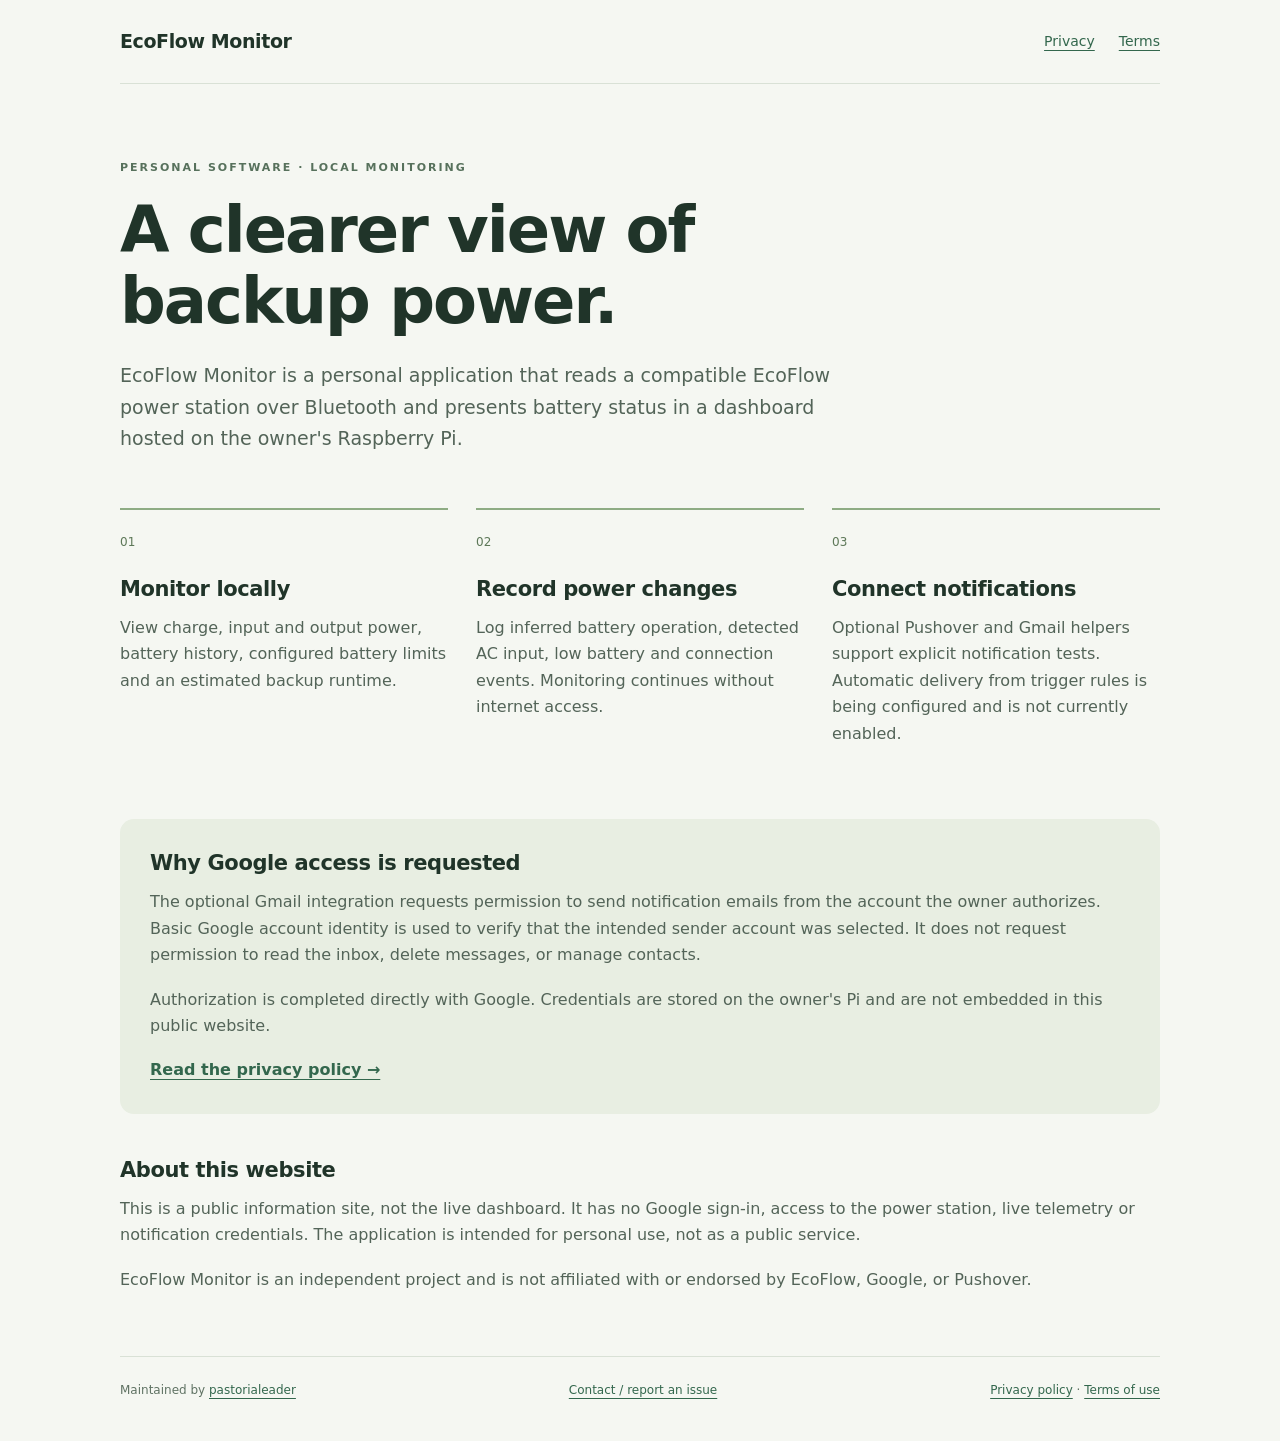
<file: index.html>
<!doctype html>
<html lang="en">
<head>
  <meta name="google-site-verification" content="hBeqgb07wO1l-ZVfOsVTPifYWW7Pknfp86m3AgBfQak" />
  <meta charset="utf-8">
  <meta name="viewport" content="width=device-width,initial-scale=1">
  <meta name="description" content="EcoFlow Monitor is a personal, locally hosted battery dashboard with optional power and battery notifications.">
  <title>EcoFlow Monitor · Personal power monitoring</title>
  <link rel="stylesheet" href="style.css">
</head>
<body>
  <header><a class="brand" href="./">EcoFlow Monitor</a><nav aria-label="Main"><a href="privacy.html">Privacy</a><a href="terms.html">Terms</a></nav></header>
  <main>
    <p class="eyebrow">PERSONAL SOFTWARE · LOCAL MONITORING</p>
    <h1>A clearer view of backup power.</h1>
    <p class="intro">EcoFlow Monitor is a personal application that reads a compatible EcoFlow power station over Bluetooth and presents battery status in a dashboard hosted on the owner's Raspberry Pi.</p>
    <section class="features" aria-label="Features">
      <article><span>01</span><h2>Monitor locally</h2><p>View charge, input and output power, battery history, configured battery limits and an estimated backup runtime.</p></article>
      <article><span>02</span><h2>Record power changes</h2><p>Log inferred battery operation, detected AC input, low battery and connection events. Monitoring continues without internet access.</p></article>
      <article><span>03</span><h2>Connect notifications</h2><p>Optional Pushover and Gmail helpers support explicit notification tests. Automatic delivery from trigger rules is being configured and is not currently enabled.</p></article>
    </section>
    <section class="panel"><h2>Why Google access is requested</h2><p>The optional Gmail integration requests permission to send notification emails from the account the owner authorizes. Basic Google account identity is used to verify that the intended sender account was selected. It does not request permission to read the inbox, delete messages, or manage contacts.</p><p>Authorization is completed directly with Google. Credentials are stored on the owner's Pi and are not embedded in this public website.</p><a class="text-link" href="privacy.html">Read the privacy policy →</a></section>
    <section><h2>About this website</h2><p>This is a public information site, not the live dashboard. It has no Google sign-in, access to the power station, live telemetry or notification credentials. The application is intended for personal use, not as a public service.</p><p>EcoFlow Monitor is an independent project and is not affiliated with or endorsed by EcoFlow, Google, or Pushover.</p></section>
  </main>
  <footer><span>Maintained by <a href="https://github.com/pastorialeader">pastorialeader</a></span><a href="https://github.com/pastorialeader/pastorialeader.github.io/issues">Contact / report an issue</a><span><a href="privacy.html">Privacy policy</a> · <a href="terms.html">Terms of use</a></span></footer>
</body>
</html>
</file>
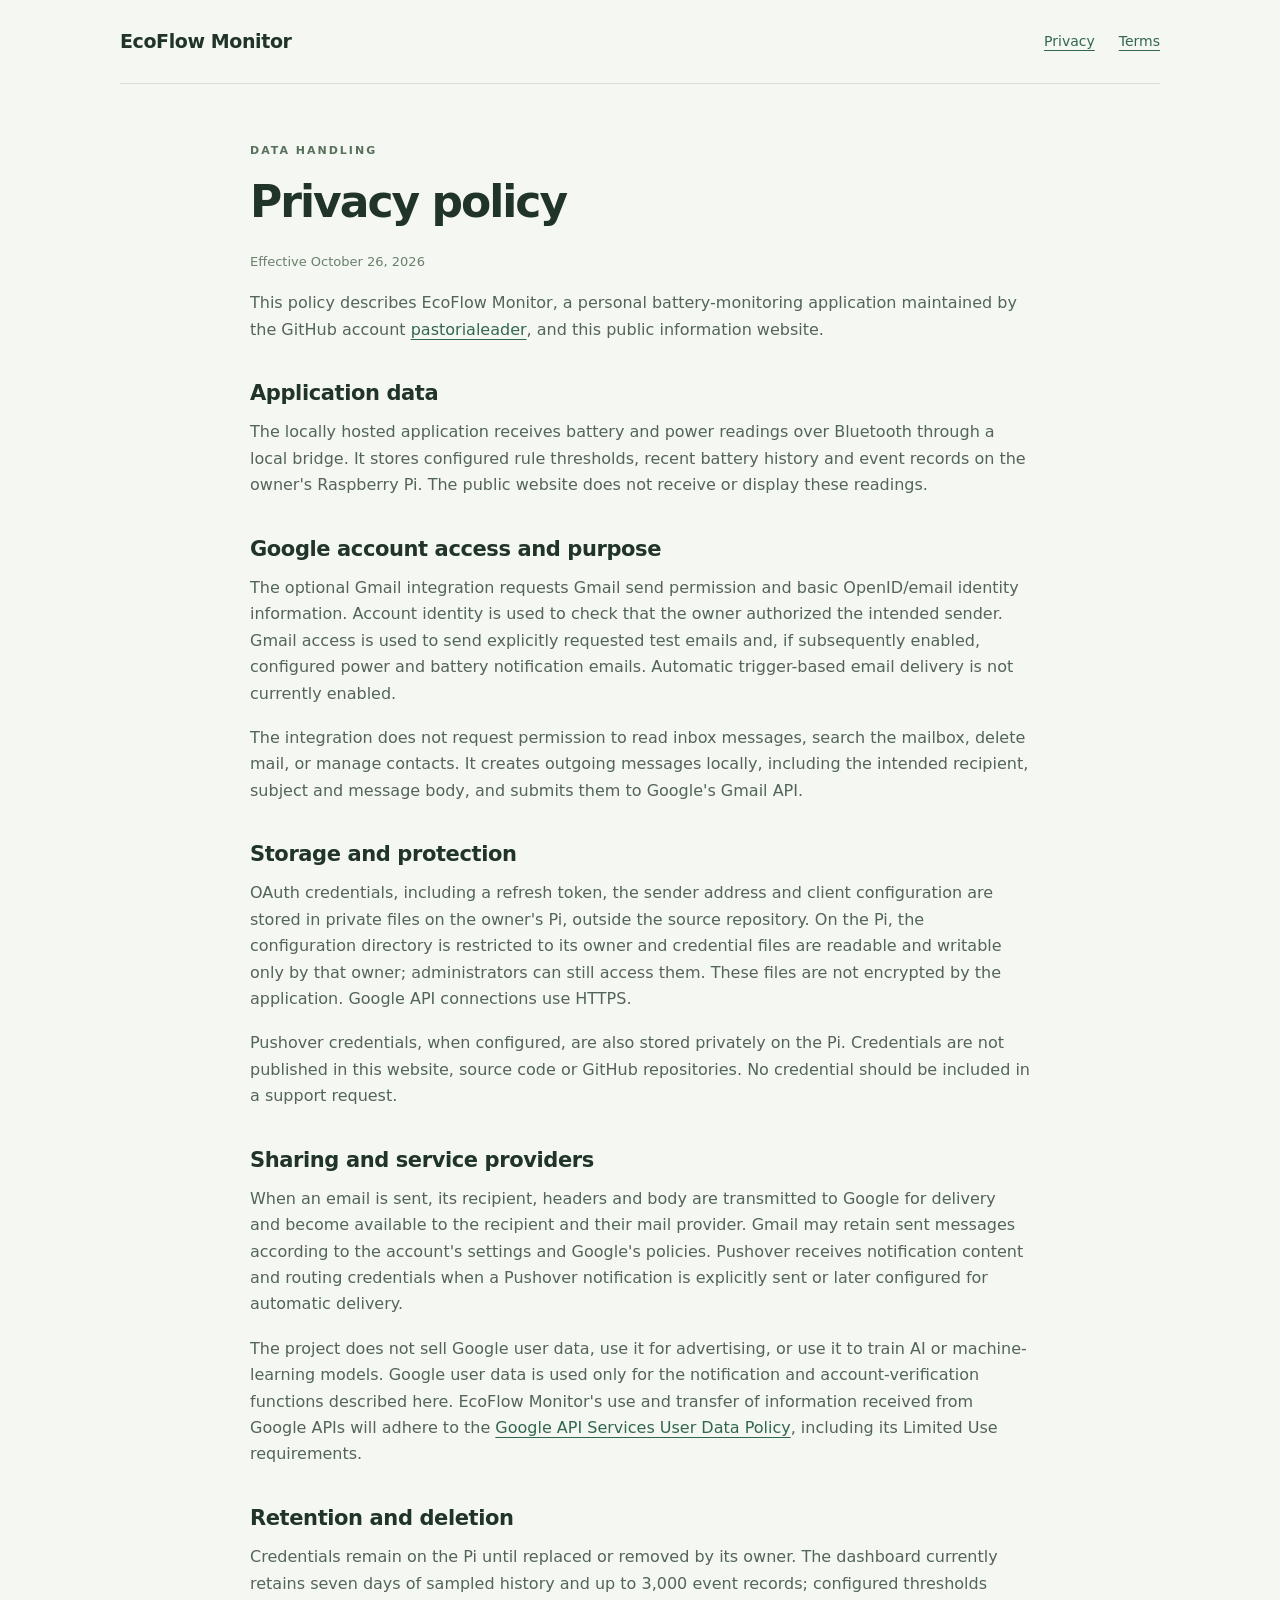
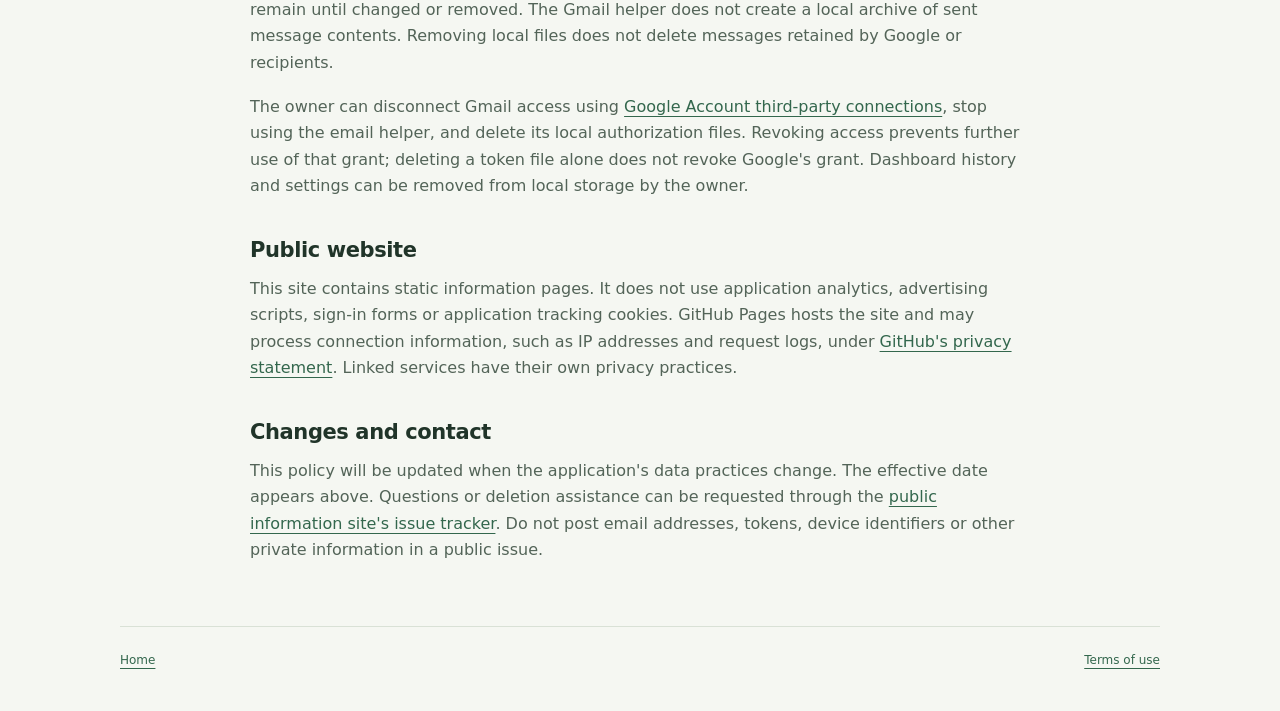
<file: privacy.html>
<!doctype html>
<html lang="en">
<head><meta charset="utf-8"><meta name="viewport" content="width=device-width,initial-scale=1"><title>Privacy policy · EcoFlow Monitor</title><link rel="stylesheet" href="style.css"></head>
<body>
  <header><a class="brand" href="./">EcoFlow Monitor</a><nav aria-label="Main"><a href="privacy.html" aria-current="page">Privacy</a><a href="terms.html">Terms</a></nav></header>
  <main class="document">
    <p class="eyebrow">DATA HANDLING</p><h1>Privacy policy</h1><p class="date">Effective October 26, 2026</p>
    <p>This policy describes EcoFlow Monitor, a personal battery-monitoring application maintained by the GitHub account <a href="https://github.com/pastorialeader">pastorialeader</a>, and this public information website.</p>
    <h2>Application data</h2><p>The locally hosted application receives battery and power readings over Bluetooth through a local bridge. It stores configured rule thresholds, recent battery history and event records on the owner's Raspberry Pi. The public website does not receive or display these readings.</p>
    <h2>Google account access and purpose</h2><p>The optional Gmail integration requests Gmail send permission and basic OpenID/email identity information. Account identity is used to check that the owner authorized the intended sender. Gmail access is used to send explicitly requested test emails and, if subsequently enabled, configured power and battery notification emails. Automatic trigger-based email delivery is not currently enabled.</p><p>The integration does not request permission to read inbox messages, search the mailbox, delete mail, or manage contacts. It creates outgoing messages locally, including the intended recipient, subject and message body, and submits them to Google's Gmail API.</p>
    <h2>Storage and protection</h2><p>OAuth credentials, including a refresh token, the sender address and client configuration are stored in private files on the owner's Pi, outside the source repository. On the Pi, the configuration directory is restricted to its owner and credential files are readable and writable only by that owner; administrators can still access them. These files are not encrypted by the application. Google API connections use HTTPS.</p><p>Pushover credentials, when configured, are also stored privately on the Pi. Credentials are not published in this website, source code or GitHub repositories. No credential should be included in a support request.</p>
    <h2>Sharing and service providers</h2><p>When an email is sent, its recipient, headers and body are transmitted to Google for delivery and become available to the recipient and their mail provider. Gmail may retain sent messages according to the account's settings and Google's policies. Pushover receives notification content and routing credentials when a Pushover notification is explicitly sent or later configured for automatic delivery.</p><p>The project does not sell Google user data, use it for advertising, or use it to train AI or machine-learning models. Google user data is used only for the notification and account-verification functions described here. EcoFlow Monitor's use and transfer of information received from Google APIs will adhere to the <a href="https://developers.google.com/terms/api-services-user-data-policy">Google API Services User Data Policy</a>, including its Limited Use requirements.</p>
    <h2>Retention and deletion</h2><p>Credentials remain on the Pi until replaced or removed by its owner. The dashboard currently retains seven days of sampled history and up to 3,000 event records; configured thresholds remain until changed or removed. The Gmail helper does not create a local archive of sent message contents. Removing local files does not delete messages retained by Google or recipients.</p><p>The owner can disconnect Gmail access using <a href="https://myaccount.google.com/connections">Google Account third-party connections</a>, stop using the email helper, and delete its local authorization files. Revoking access prevents further use of that grant; deleting a token file alone does not revoke Google's grant. Dashboard history and settings can be removed from local storage by the owner.</p>
    <h2>Public website</h2><p>This site contains static information pages. It does not use application analytics, advertising scripts, sign-in forms or application tracking cookies. GitHub Pages hosts the site and may process connection information, such as IP addresses and request logs, under <a href="https://docs.github.com/en/site-policy/privacy-policies/github-general-privacy-statement">GitHub's privacy statement</a>. Linked services have their own privacy practices.</p>
    <h2>Changes and contact</h2><p>This policy will be updated when the application's data practices change. The effective date appears above. Questions or deletion assistance can be requested through the <a href="https://github.com/pastorialeader/pastorialeader.github.io/issues">public information site's issue tracker</a>. Do not post email addresses, tokens, device identifiers or other private information in a public issue.</p>
  </main>
  <footer><a href="./">Home</a><a href="terms.html">Terms of use</a></footer>
</body>
</html>
</file>
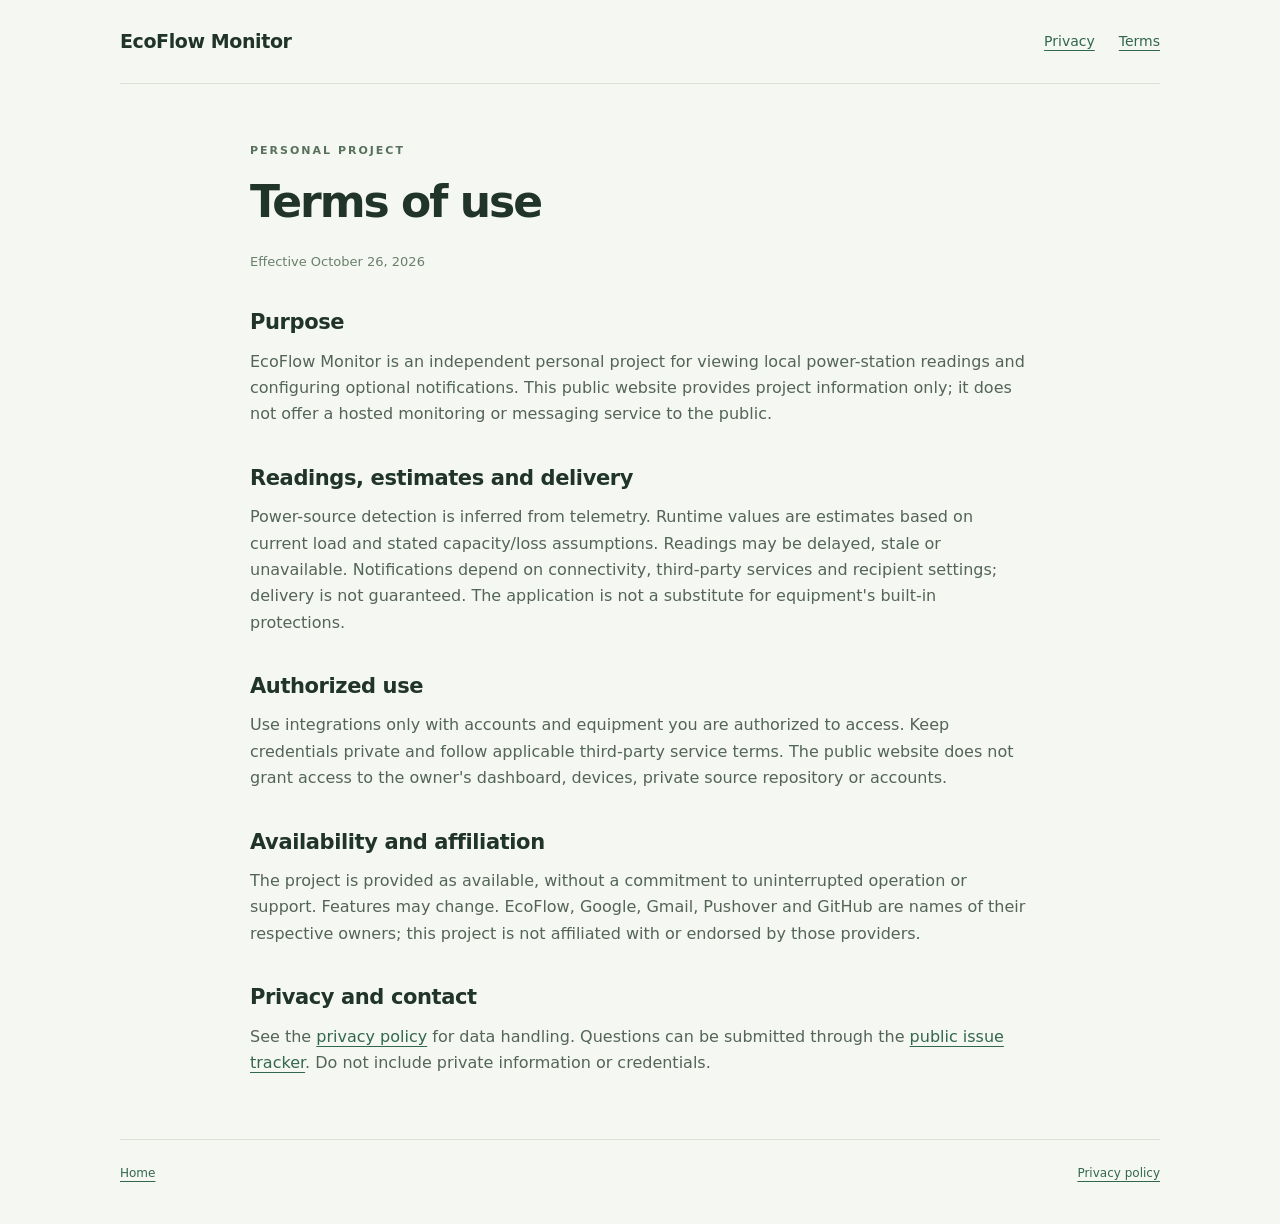
<file: terms.html>
<!doctype html>
<html lang="en">
<head><meta charset="utf-8"><meta name="viewport" content="width=device-width,initial-scale=1"><title>Terms of use · EcoFlow Monitor</title><link rel="stylesheet" href="style.css"></head>
<body>
  <header><a class="brand" href="./">EcoFlow Monitor</a><nav aria-label="Main"><a href="privacy.html">Privacy</a><a href="terms.html" aria-current="page">Terms</a></nav></header>
  <main class="document"><p class="eyebrow">PERSONAL PROJECT</p><h1>Terms of use</h1><p class="date">Effective October 26, 2026</p>
    <h2>Purpose</h2><p>EcoFlow Monitor is an independent personal project for viewing local power-station readings and configuring optional notifications. This public website provides project information only; it does not offer a hosted monitoring or messaging service to the public.</p>
    <h2>Readings, estimates and delivery</h2><p>Power-source detection is inferred from telemetry. Runtime values are estimates based on current load and stated capacity/loss assumptions. Readings may be delayed, stale or unavailable. Notifications depend on connectivity, third-party services and recipient settings; delivery is not guaranteed. The application is not a substitute for equipment's built-in protections.</p>
    <h2>Authorized use</h2><p>Use integrations only with accounts and equipment you are authorized to access. Keep credentials private and follow applicable third-party service terms. The public website does not grant access to the owner's dashboard, devices, private source repository or accounts.</p>
    <h2>Availability and affiliation</h2><p>The project is provided as available, without a commitment to uninterrupted operation or support. Features may change. EcoFlow, Google, Gmail, Pushover and GitHub are names of their respective owners; this project is not affiliated with or endorsed by those providers.</p>
    <h2>Privacy and contact</h2><p>See the <a href="privacy.html">privacy policy</a> for data handling. Questions can be submitted through the <a href="https://github.com/pastorialeader/pastorialeader.github.io/issues">public issue tracker</a>. Do not include private information or credentials.</p>
  </main><footer><a href="./">Home</a><a href="privacy.html">Privacy policy</a></footer>
</body>
</html>
</file>
<file: style.css>
:root{font-family:system-ui,-apple-system,BlinkMacSystemFont,"Segoe UI",sans-serif;color:#203429;background:#f5f7f2;font-synthesis:none;line-height:1.65}*{box-sizing:border-box}body{margin:0}header,main,footer{width:min(100% - 48px,1040px);margin:auto}header{display:flex;align-items:center;justify-content:space-between;padding:26px 0;border-bottom:1px solid #d9e1d6}.brand{font-weight:750;letter-spacing:-.4px;color:#203429;text-decoration:none;font-size:19px}nav{display:flex;gap:24px}a{color:#33674d;text-underline-offset:4px}nav a{font-size:14px}main{padding:65px 0 45px}.eyebrow{font-size:11px;font-weight:700;letter-spacing:2px;color:#57715c}h1{font-size:clamp(36px,6vw,64px);font-weight:650;line-height:1.1;letter-spacing:-2px;max-width:760px;margin:18px 0 24px}.intro{font-size:19px;max-width:740px;color:#536458}.features{display:grid;grid-template-columns:repeat(3,1fr);gap:28px;margin:54px 0}.features article{border-top:2px solid #8eac84;padding-top:18px}.features span{font-size:12px;color:#5d7858}h2{font-size:21px;line-height:1.35;font-weight:650;letter-spacing:-.4px;margin:20px 0 12px}p{color:#536458;margin:10px 0 18px}.panel{padding:30px;background:#e8eee2;border-radius:14px;margin:42px 0}.panel h2{margin-top:0}.text-link{font-weight:650}footer{border-top:1px solid #d9e1d6;display:flex;gap:22px;flex-wrap:wrap;justify-content:space-between;font-size:12px;padding:24px 0 40px;color:#5f7263}.document{max-width:780px;padding-top:48px}.document h1{font-size:44px}.document h2{margin-top:36px}.date{font-size:13px;color:#69806b}a:focus-visible{outline:2px solid #33674d;outline-offset:4px}@media(max-width:650px){header,main,footer{width:calc(100% - 36px)}header{gap:14px}.brand{font-size:16px}nav{gap:16px}main{padding-top:40px}.features{grid-template-columns:1fr;gap:18px;margin:36px 0}.features article{padding-top:10px}.panel{padding:22px}.intro{font-size:17px}footer{justify-content:flex-start}}
</file>
